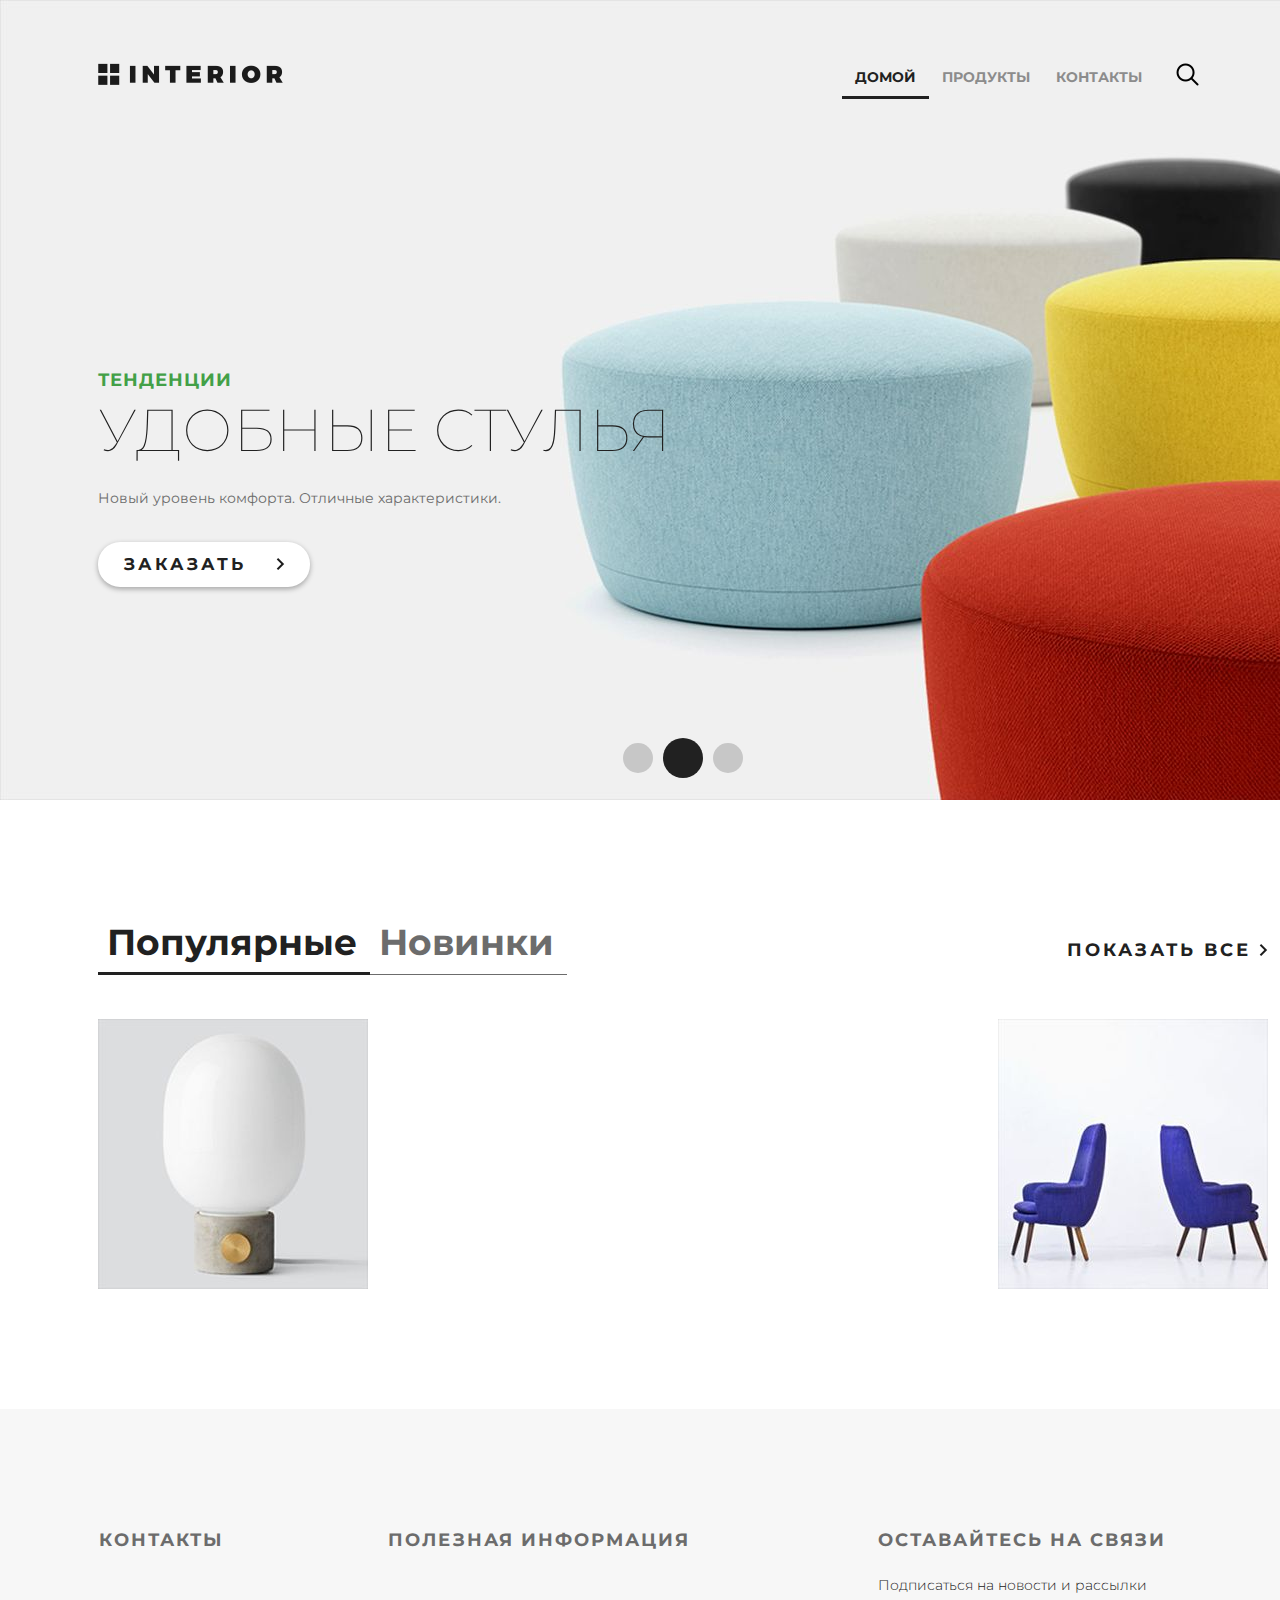
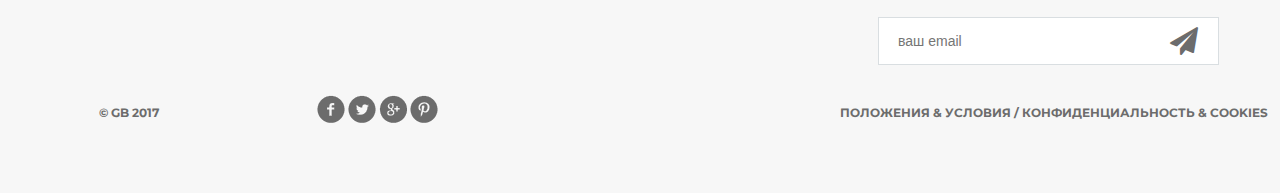
<file: shop/shop/templates/index.html>
<!DOCTYPE html>
<html>
<head>
	<meta charset="utf-8">
	<title>Магазин</title>
	<link rel="stylesheet" type="text/css" href="../static/shop/style.css">
	<link rel="stylesheet" href="../static/shop/fonts/font-awesome/css/font-awesome.css">
</head>
<body>
	<div class="container">
		<div class="slider">
			<div class="header clearfix">
				<a href="/" class="logo"></a>
				<ul class="menu">
					<li><a href="/" class="active">домой</a></li>
					<li><a href="/products/">продукты</a></li>
					<li><a href="/contact/">контакты</a></li>
				</ul>
				<a href="#" class="search"></a>
			</div>
			<div class="text-slider">
				<h3 class="green">тенденции</h3>
				<h3 class="big"> удобные стулья</h3>
				<p>Новый уровень комфорта. Отличные характеристики.</p>
				<a href="#" class="button-order">заказать <img src="../static/shop/img/arrow.png" alt=""></a>
			</div>	
			<div class="navi">
				<a href="#"></a><a href="#"></a><a href="#"></a>
			</div>
		</div>

		<div class="featured">
			<div class="featured-menu">
					<a class="active" href="#">Популярные</a><a href="#">Новинки</a>
			</div>
			<a class="explore" href="#">показать все <img src="../static/shop/img/arrow.png" alt=""></a>
			<div class="clearfix">
			</div>
			<div class="tab-content">
				<div class="block">
					<a href="#"><img src="../static/shop/img/product-1.jpg" alt="">
						<div class="text">
							<img src="../static/shop/img/icon-hover.png" alt="img">
							<h4>Отличный стул</h4>
							<p>Расположитесь комфортно. </p>
						</div> 
					</a>
				</div>
				<div class="block">
					<a href="#"><img src="../static/shop/img/product-2.jpg" alt="">
						<div class="text">
							<img src="../static/shop/img/icon-hover.png" alt="">
							<h4>Стул повышенного качества</h4>
							<p>Не оторваться. </p>
						</div>
					</a>
				</div>	
			</div>
		</div>
		
		<div class="clr"></div>

	</div>

    <div class="footer">
        <div class="clearfix">
            <div class="text-footer">
                <h3>контакты</h3>
            </div>
            <div class="text-footer">
                <h3>полезная информация</h3>
            </div>
            <div class="text-footer clearfix">
                <h3>Оставайтесь на связи</h3>
                <p>Подписаться на новости и рассылки</p>
                <form>
                    <input type="email" name="email" placeholder="ваш email">
                    <a href="#"><i class="fa fa-paper-plane fa-2x" aria-hidden="true"></i></a>
                </form>
            </div>
        </div>
        <p class="small">&copy; GB 2017</p>
        <div class="social">
            <a href="#" class="social1"></a>
            <a href="#" class="social2"></a>
            <a href="#" class="social3"></a>
            <a href="#" class="social4"></a>
        </div>
        <p class="small">Положения &amp; Условия  /  Конфиденциальность &amp; Cookies</p>
    </div>	
	
</body>
</html>
</file>
<file: shop/shop/static/shop/style.css>
@import url('https://fonts.googleapis.com/css?family=Montserrat:100,300,400,700');
* {
	margin: 0;
	padding: 0;
}

body {
	font-family: 'Montserrat', sans-serif;
}

html, body {
	height: 100%;
}

.clr {
	height: 384px;
}

.container {
	width: 1366px;
	margin: 0 auto;
	min-height: 100%;
}

.slider {
	height: 800px;
	background-image: url(img/slider.jpg);
	padding-left: 98px;
	padding-right: 211px;
	position: relative;
}

.logo {
	background-image: url(img/logo.png);
	margin-top: 63px;
	width: 185px;
	height: 22px;
	float: left;
}

.menu {
	list-style-type: none;
	margin-top: 67px;
	float: right;
}
.menu li {
	float: left;
}
.menu a {
	color: #8c8c8c;
	font-size: 14px;
	font-weight: 700;
	text-align: right;
	text-transform: uppercase;
	text-decoration: none;
	padding: 10px 13px;
}
.menu .active {
	color: #212121;
	font-weight: 700;
	border-bottom: 3px solid #212121;
}
.menu a:hover {
	color: #212121;
	font-weight: 700;
	border-bottom: 3px solid #212121;
}
.menu a:active {
	color: #8c8c8c;
	font-weight: 700;
	border-bottom: 3px solid #212121;
}

.search {
	display: block;
	width: 23px;
	height: 23px;	
	background-image: url(img/search.png);
	position: absolute;
	top: 63px;
	left: 1176px;
}
.basket {
	display: block;
	width: 23px;
	height: 23px;	
	background-image: url(../shop/shop/static/shop/img/basket.png);
	position: absolute;
	top: 63px;
	left: 1210px;
}

.clearfix:after {
	content: "";
	display: block;
	clear: both;
}
.text-slider {
	margin-top: 288px;
	position: absolute;
}

.text-slider p {
	color:  #6c6c6c;
	font-size: 14px;
	text-align: left;
	width: 458px;
	line-height: 24px;
}

.button-order {
	background-color:  #ffffff;
	box-shadow: 0px 2px 4.85px 0.15px rgba(33, 33, 33, 0.35);
	width: 212px;
	height: 45px;
	display: block;
	text-transform: uppercase;
	text-align: center;
	border-radius: 22px;
	text-decoration: none;
	color:  #212121;
	font-size: 17px;
	font-weight: 700;
	line-height: 45px;
	margin-top: 32px; 
	letter-spacing: 3px;
}
.button-order:hover {
	box-shadow: none;
}
.button-order:active {
	box-shadow: none;
	margin-top: 35px;
}
.button-order img{
	padding-left: 22px;
}

.green {
	text-transform: uppercase;
	color:  #43a047;
	font-size: 18px;
	font-weight: 700;
	text-align: left;
	margin-bottom: 22px;
	line-height: 13px;
	letter-spacing: 1px;
}

.big {
	color:  #212121;
	font-size: 59px;
	line-height: 43px;
	text-transform: uppercase;
	font-weight: 100;
	margin-bottom: 34px;
}

.navi {
	position: absolute;
	bottom: 22px;
	right: 618px;
	display: flex;
	width: 130px;
	height: 40px;
	justify-content: space-between;
	align-items: center;
}
.navi a {
	display: block;
	width: 30px;
	height: 30px;
	border-radius: 50%;
	background-color: rgba(33, 33, 33, 0.2);
	float: left;
	margin: 0px 5px;
}
.navi a:nth-child(2) {
	display: block;
	width: 40px;
	height: 40px;
	border-radius: 50%;
	background-color: #212121;
	float: left;
	margin: 0px;
}
.navi a:hover {
	width: 40px;
	height: 40px;
	background-color: #212121;
	margin: 0px;
}

.featured {
	padding-left: 98px;
	padding-right: 98px;
}
.featured-menu {
	margin-top: 120px;
	width: 300px;
	height: 49px;
	float: left;
}
.featured-menu a {
	color: #6c6c6c;
	font-size: 36px;
	font-weight: 700;
	text-align: left;
	text-decoration: none;
	border-bottom: 1px solid #6c6c6c;
	padding-bottom: 10px;
	padding-right: 13px;
	padding-left: 9px;
}
.featured-menu .active {
	font-size: 36px;
	font-weight: 700;
	text-align: left;
	color: #212121;
	border-bottom: 3px solid #212121;
	padding-bottom: 8px;
}
.featured-menu a:hover {
	font-size: 36px;
	font-weight: 700;
	color: #212121;
	border-bottom: 3px solid #212121;
	padding-bottom: 8px;
}
.featured-menu a:active {
	font-size: 36px;
	font-weight: 700;
	color: #6c6c6c;
	border-bottom: 3px solid #212121;
	padding-bottom: 8px;
}

.explore {
	text-transform: uppercase;
	color:  #212121;
	font-size: 18px;
	font-weight: 700;
	line-height: 24px;
	text-align: center;
	float: right;
	margin-top: 138px;
	letter-spacing: 3px;
	text-decoration: none;
}
.explore:hover {
	border-bottom: 3px solid #212121;
}
.explore:active {
	color: #6c6c6c;
	border-bottom: 3px solid #6c6c6c;
}

.tab-content {
	margin-top: 50px;
	display: flex;
	justify-content: space-between;
	margin-bottom: 120px;
}
.tab-content .block {
	height: 270px;
	width: 270px;
	position: relative;
}
.tab-content a .text {
	display: none;
	height: 268px;
	width: 268px;
	background-color: #ffffff;
    opacity: 0.9;
    position: absolute;
    top: 0;
    text-align: center;
    border: 1px solid #9c9c9c;
}
.tab-content a .text h4 {
	color:  #212121;
	font-size: 22px;
	font-weight: 700;
	line-height: 30px;
	text-align: center;
}
.tab-content a .text p {
	color:  #6c6c6c;
	font-size: 14px;
	font-weight: 300;
	text-align: center;
	margin: 15px 15px;
}
.tab-content a .text img {
	margin: 70px auto 0;
}
.tab-content a:hover .text {
	display: block;
}

.promo-content-1 {
	background-image: url(img/promo-img1.jpg);
	width: 683px;
	height: 683px;
	float: left;
}
.promo-content-2 {
	background-image: url(img/promo-img2.jpg);
	width: 683px;
	height: 683px;
	float: right;
}

.text-promo {
	width: 374px;
	padding-left: 52px;
	margin-top: 228px;
}
.text-promo p {
	color:  #6c6c6c;
	font-size: 14px;
	text-align: left;
	line-height: 24px;
}

.blue {
	text-transform: uppercase;
	color: #1e88e5;
	font-size: 18px;
	font-weight: 700;
	text-align: left;
	margin-bottom: 18px;
	line-height: 13px;
	letter-spacing: 1px;
}

.big-bold {
	color:  #212121;
	font-size: 36px;
	font-weight: 700;
	text-align: left;
	margin-bottom: 24px;
	line-height: 36px;
}

.trending {
	padding-left: 83px;
	padding-right: 83px;
}
.title {
	height: 152px;
	margin-right: 15px;
}
.title h2 {
	float: left;
	margin-top: 118px;
	color:  #212121;
	font-size: 36px;
	font-weight: 700;
	text-align: left;
	margin-left: 15px;

}

.trending-products {
	margin-top: 53px;
	
}
.trending-products .block a img {
	float: left;
}
.trending-products .block {
	float: left;
	margin: 15px;
	display: block;
	height: 370px;
	width: 370px;
	position: relative;
}
.trending-products a .text {
	display: none;
	height: 368px;
	width: 368px;
	background-color: #ffffff;
    opacity: 0.9;
    position: absolute;
    top: 0;
    text-align: center;
    border: 1px solid #9c9c9c;
}
.trending-products a .text h4 {
	color:  #212121;
	font-size: 30px;
	font-weight: 700;
	line-height: 30px;
	text-align: center;
}
.trending-products a .text p {
	color:  #6c6c6c;
	font-size: 20px;
	font-weight: 300;
	text-align: center;
	margin: 15px 15px;
}
.trending-products a .text img {
	float: none;
	margin-top: 80px;
}
.trending-products a:hover .text{
	display: block;
}

.hot-deal {
	margin-top: 105px;
	height: 800px;
	padding-left: 98px;
	background-image: url(img/slider-hotdeal.jpg);
	position: relative;
}
.text-hotDeal {
	width: 460px;
	margin-top: 287px;
	position: absolute;
}

.red {
	text-transform: uppercase;
	color: #e53935;
	font-size: 18px;
	font-weight: 700;
	text-align: left;
	letter-spacing: 1px;
	line-height: 17px;
	margin-bottom: 22px;
}

.exclusive {
	padding-top: 120px;
	padding-left: 98px;
	padding-right: 98px;
}
.exclusive-big {
	height: 570px;
	width: 570px;	
	float: left;
	background-image: url(img/product-1-lg.jpg);
}
.exclusive-small {
	width: 570px;
	height: 570px;
	float: right;
}
.exclusive-small .block {
		height: 270px;
		width: 270px;
		position: relative;
		float: left;
}
.exclusive-small .block:nth-child(odd) {
		margin-right: 30px;
}
.exclusive-small .block:first-child, .exclusive-small .block:nth-child(2) {
		margin-bottom: 30px;
}
.exclusive-small a .text {
	display: none;
	height: 268px;
	width: 268px;
	background-color: #ffffff;
    opacity: 0.9;
    position: absolute;
    top: 0;
    text-align: center;
    border: 1px solid #9c9c9c;
}
.exclusive-small a .text h4 {
	color:  #212121;
	font-size: 22px;
	font-weight: 700;
	line-height: 30px;
	text-align: center;
}
.exclusive-small a .text p {
	color:  #6c6c6c;
	font-size: 14px;
	font-weight: 300;
	text-align: center;
	margin: 15px 15px;
}
.exclusive-small a .text img {
	margin: 70px auto 0;
}
.exclusive-small a:hover .text {
	display: block;
}

.text-exclusive {
	width: 332px;
	padding-left: 30px;
	padding-top: 186px;
}

.mobile {
	height: 516px;
	margin-top: 90px;
	background-image: url(img/mobile-back.jpg);
	padding-left: 99px;
	position: relative;
}
.text-mobile {
	width: 450px;
	margin-top: 125px;
	position: absolute;
}

.grey {
	color:  #6c6c6c;
	font-size: 18px;
	font-weight: 700;
	line-height: 16px;
	text-align: left;
	text-transform: uppercase;
	margin-bottom: 22px;
}

.big-mobile {
	color:  #212121;
	font-size: 59px;
	line-height: 67px;
	text-transform: uppercase;
	font-weight: 100;
	margin-bottom: 26px;
}
.text-mobile a img {
	float: left;
	padding-right: 10px;
	margin-top: 33px;
}
.text-mobile p {
	font-size: 22px;
	color: #6c6c6c;
}

.footer {
	height: 384px;
	width: 1169px;
	background-color: #f7f7f7;
	padding-left: 99px;
	padding-right: 98px;
	margin: -384px auto 0;
	clear: both;
}
.footer form {
	position: relative;
}
.footer form a i {
	display: block;
	width: 21px;
	height: 21px;
	position: absolute;
	z-index: 2;
	top: 10px;
    right: 50px;
    color: #6c6c6c;
}
.text-footer {
	margin-top: 120px;
	width: 221px;
	float: left;
	margin-right: 68px;
}
.text-footer:last-child {
	margin-right: 0;
}
.text-footer h3 {
	text-transform: uppercase; 
	color:  #6c6c6c;
	font-size: 18px;
	font-weight: 700;
	text-align: left;
	margin-bottom: 22px;
	letter-spacing: 2px;
}
.text-footer p {
	color:  #212121;
	font-size: 14px;/* Приближение из-за подстановки шрифтов */
	font-weight: 300;
	line-height: 24px;/* Приближение из-за подстановки шрифтов */
	text-align: left;
	margin-bottom: 20px;
}
.text-footer a {
	text-decoration: none;
	text-transform: uppercase;
	color:  #212121;
	font-size: 14px;
	font-weight: 700;
	line-height: 26px;
	text-align: left;
}
.text-footer a:hover {
	border-bottom: 2px solid #212121;
}
.text-footer a:active {
	color: #6c6c6c;
	border-bottom: 2px solid #6c6c6c;
}

table {
	width: 100%;
}
td:first-child {
	width: 235px;
}

.text-footer:nth-child(2) {
	width: 422px;
}
.text-footer:nth-child(3) {
	width: 363px;
}
.text-footer input {
	border-width: 1px;
	border-color:  #d9dee1;
	border-style: solid;
	background-color:  #ffffff;
	width: 250px;
	height: 46px;
	outline: none;
	color:  #6c6c6c;
	font-size: 14px;
	font-weight: 300;
	line-height: 22px;
	text-align: left;
	padding-left: 19px;
	padding-right: 70px;
}
.text-footer input:focus {
	border-width: 1px;
	border-color:  #6c6c6c;
	border-style: solid;
}
.footer .small {
	text-transform: uppercase;
	float: left;
	color:  #6c6c6c;
	font-size: 12px;
	font-weight: 700;
	line-height: 26px;
	text-align: left;
	margin-top: 35px;
}

.social {
	height: 28px;
	width: 121px;
	float: left;
	margin-left: 158px;
	margin-top: 30px;
}
.social1{
	background: url(img/social-links.png);
	height: 28px;
	width: 28px;
	float: left;

}
.social2{
	background: url(img/social-links.png);
	background-position: -34px 0px;
	height: 28px;
	width: 28px;
	float: left;
	margin-left: 3px;
}
.social3{
	background: url(img/social-links.png);
	background-position: -67px 0px;
	height: 28px;
	width: 28px;
	float: left;
	margin-left: 3px;
}
.social4{
	background: url(img/social-links.png);
	background-position: -101px 0px;
	height: 28px;
	width: 28px;
	float: left;
	margin-left: 3px;
}

.footer .small:nth-child(4) {
	float: right;
}

.hero {
	background-color: #f5f5f5;
	height: 360px;
	padding-left: 98px;
	padding-right: 211px;
	position: relative;
}
.hero h1 {
	color:  #212121;
	font-size: 62px;
	font-weight: 100;
	text-align: left;
	margin-top: 142px;
	text-transform: uppercase;
	/*text-transform: capitalize;*/
}

.location {
	padding: 0px 97px;
}
.location-1 {
	height: 368px;
	width: 368px;
	border: 1px solid #9c9c9c;
	margin: 71px 28px 122px 0px;
	float: left;
}
.location-1:last-child {
	margin: 71px 0px 122px 0px;
}
.location i {
	display: block;
	margin: 48px auto 0px;
	width: 38px;
}
.location h4 {
	margin: 23px auto 23px;
	text-transform: uppercase;
	text-align: center;
	color: #212121;
	font-size: 22px;
	font-weight: 700;
	line-height: 16px;
}

.contacts {
	text-align: center;
	margin-bottom: 15px;
	line-height: 14px;
	color:  #212121;
	font-size: 14px;
	font-weight: 700;
}
.contacts h5 {
	color: #6c6c6c;
	font-size: 14px;
	font-weight: 700;
}

.tab-control {
	text-transform: uppercase;
	list-style-type: none;
	margin-top: 71px;
	margin-left: 15px;
}
.tab-control li {
	float: left;
	border-bottom: 1px solid #6c6c6c;
	padding-bottom: 19px;	
} 
.tab-control a {
	color: #6c6c6c;
	font-size: 18px;
	font-weight: 700;
	text-decoration: none;
	padding: 0px 35px 16px 7px;
	letter-spacing: 1px;
}
.tab-control .active {
	border-bottom: 3px solid #212121;
	color: #212121;
}
.tab-control a:hover {
	color: #212121;
	font-weight: 700;
	border-bottom: 3px solid #212121;
}
.tab-control a:active {
	color: #8c8c8c;
	font-weight: 700;
	border-bottom: 3px solid #212121;
}

.products-box {
	padding: 0px 83px;
}
.products {
	margin-top: 50px;
	margin-bottom: 56px;
}
.products .block a img {
	float: left;
}
.products .block {
	float: left;
	margin: 15px;
	display: block;
	height: 370px;
	width: 370px;
	position: relative;
}
.products a .text {
	display: none;
	height: 368px;
	width: 368px;
	background-color: #ffffff;
    opacity: 0.9;
    position: absolute;
    top: 0;
    text-align: center;
    border: 1px solid #9c9c9c;
}
.products a .text h4 {
	color:  #212121;
	font-size: 30px;
	font-weight: 700;
	line-height: 30px;
	text-align: center;
}
.products a .text p {
	color:  #6c6c6c;
	font-size: 20px;
	font-weight: 300;
	text-align: center;
	margin: 15px 15px;
}
.products a .text img {
	float: none;
	margin-top: 80px;
}
.products a:hover .text{
	display: block;
}

.loading {
	text-align: center;
	margin-bottom: 140px;
}

.hero-white {
	background-color: #fff;
	height: 119px;
	padding-left: 98px;
	padding-right: 211px;
	position: relative;
}

.links {
	height: 70px;
	background-color: #f4f4f4;
	position: relative;
	padding-left: 360px;
}
.links-menu {
	margin:	27px auto 0px;	
	position: absolute;
}
.links-menu li {
	float: left;
	list-style-type: none;
	padding-right: 42px;
}
.links-menu li a {
	text-decoration: none;
	color:  #6c6c6c;
	font-size: 18px;
	font-weight: 700;
	text-transform: uppercase;
}
.links-menu .active {
	color:  #212121;
	font-size: 18px;
	font-weight: 700;
}
.links-menu li a:hover {
	color:  #212121;
	font-size: 18px;
	font-weight: 700;
}
.links-menu li a:active {
	color:  #6c6c6c;
	font-size: 18px;
	font-weight: 700;
}

.details-products {
	padding-left: 98px;
	padding-right: 98px;
	margin-top: 98px;
	height: 651px; 
}
.details-slider {
	width: 570px;
	float: left;
	margin-right: 30px;
}
.slider-product {
	width: 570px;
	height: 570px;
}
.slider-control {
	width: 420px;
	height: 70px;
	margin: 11px auto 0px;
	padding-left: 150px
}
.slider-control .block {
	height: 70px;
	width: 70px;
	position: relative;
	float: left;
	margin-right: 10px;
}
.slider-control a .text {
	display: none;
	height: 70px;
	width: 70px;
	background-color: #fff;
    opacity: 0.7;
    position: absolute;
    top: 0;    
}
.slider-control a:hover .text {
	display: block;
}

.description {
	width: 535px;
	float: right;
	padding-left: 35px
}
.description .big-bold {
	/*text-transform: capitalize;*/
	color:  #212121;
	font-size: 36px;
	font-weight: 700;
	text-align: center;
	margin-top: 47px;
	margin-bottom: 0px;
}
.description .red {
	text-transform: uppercase;
	color: #e53935;
	font-size: 18px;
	font-weight: 700;
	text-align: center;
	letter-spacing: 1px;
	line-height: 17px;
	margin-top: 23px;
	margin-bottom: 36px;
}
.description .price {
	color:  #212121;
	font-size: 72px;
	font-weight: 300;
	line-height: 48px;
	text-align: center;
}
.description .price span {
	color:  #212121;
	font-size: 36px;
	font-weight: 300;
	line-height: 48px;
	text-align: center;
}

.red-button {
	display: block;
	height: 71px;
	width: 510px;
	border-radius: 35px;
	background-color: #f44336;
	text-align: center;
	text-transform: uppercase;
	text-decoration: none;
	color:  #ffffff;
	font-size: 22px;
	font-weight: 700;
	line-height: 24px;
	box-shadow: 0px 2px 4.85px 0.15px rgba(33, 33, 33, 0.35);
	line-height: 70px;
	letter-spacing: 6px;
	margin-top: 31px;
}
.red-button:hover {
	box-shadow: none;
}
.red-button:active {
	box-shadow: none;
	background-color: #d41306;
}

.description-text {
	margin-top: 50px;
	color:  #212121;
	font-size: 16px;
	font-weight: 300;
	line-height: 24px;
	text-align: left;
}
.description-text p {
	margin-bottom: 0.5em;
}

.related {
	padding: 0px 98px;
}
.related .title {
	height: 343px;
	margin-right: 0;
}
.related .title h2 {
	margin-top: 245px;
}
.related .title .explore {
	margin-top: 262px;
}
.related-products {
	margin-bottom: 120px;
}
.related-products .block a img {
	float: left;
}
.related-products .block {
	float: left;
	margin-right: 30px;
	display: block;
	height: 370px;
	width: 370px;
	position: relative;
}
.related-products .block:nth-child(3n) {
	margin-right: 0px;
}
.related-products a .text {
	display: none;
	height: 368px;
	width: 368px;
	background-color: #ffffff;
    opacity: 0.9;
    position: absolute;
    top: 0;
    text-align: center;
    border: 1px solid #9c9c9c;
}
.related-products a .text h4 {
	color:  #212121;
	font-size: 30px;
	font-weight: 700;
	line-height: 30px;
	text-align: center;
}
.related-products a .text p {
	color:  #6c6c6c;
	font-size: 20px;
	font-weight: 300;
	text-align: center;
	margin: 15px 15px;
}
.related-products a .text img {
	float: none;
	margin-top: 80px;
}
.related-products a:hover .text{
	display: block;
}
</file>
